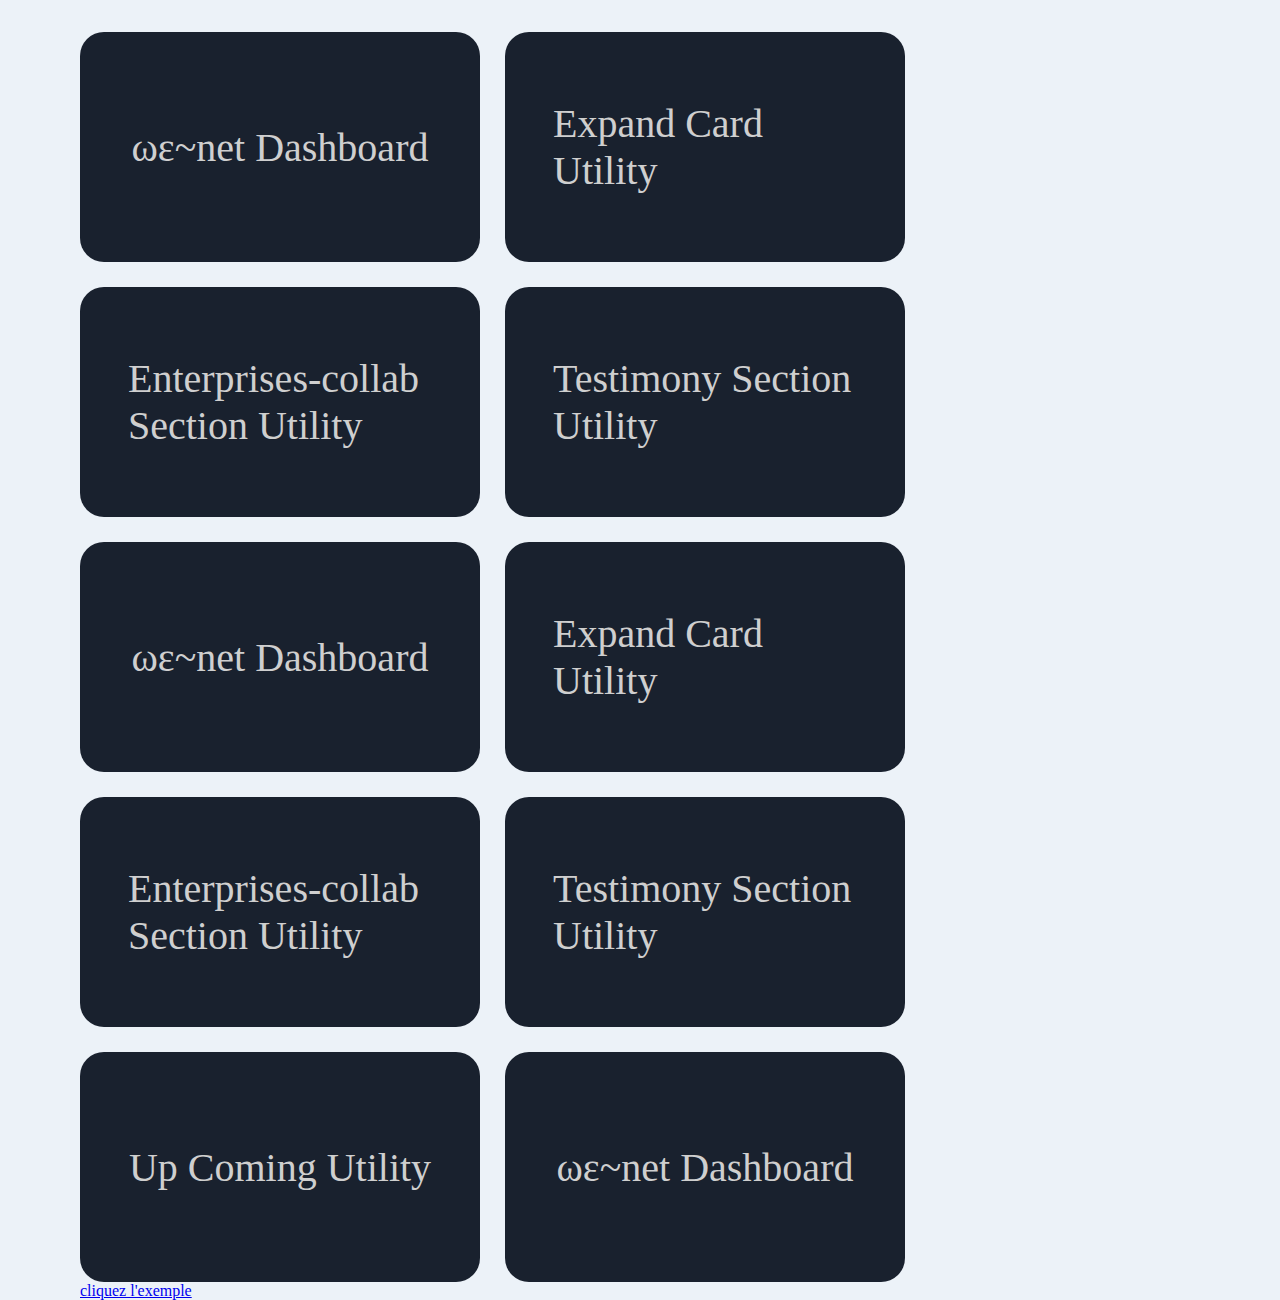
<file: index.html>
<!DOCTYPE html>
<html lang="en">
<head>
    <meta charset="UTF-8">
    <meta http-equiv="X-UA-Compatible" content="IE=edge">
    <meta name="viewport" content="width=device-width, initial-scale=1.0">
    <title>FabFilter Downloads CLONE</title>
    <link rel="stylesheet" href="style.css">
</head>
<body>
    <div class="container">
        <div class="card"><span><a href="./any-dashboard/index.html">ωε~net Dashboard</a></span></div>
        <div class="card"><span><a href="./awesome-auto-expand-card/index.html">Expand Card Utility</a></span></div>
        <div class="card"><span><a href="./enterprises-collab/index.html">Enterprises-collab Section Utility</a></span></div>
        <div class="card"><span><a href="./grid-css-mastery/index.html">Testimony Section Utility</a></span></div>
        <div class="card"><span>ωε~net Dashboard</span></div>
        <div class="card"><span>Expand Card Utility</span></div>
        <div class="card"><span>Enterprises-collab Section Utility</span></div>
        <div class="card"><span>Testimony Section Utility</span></div>
        <div class="card"><span>Up Coming Utility</span></div>
        <div class="card"><span>ωε~net Dashboard</span></div>
    </div>
    <a href="./awesome-auto-expand-card/index.html">cliquez l'exemple</a>
    <script src="main.js"></script>
</body>
</html>
</file>
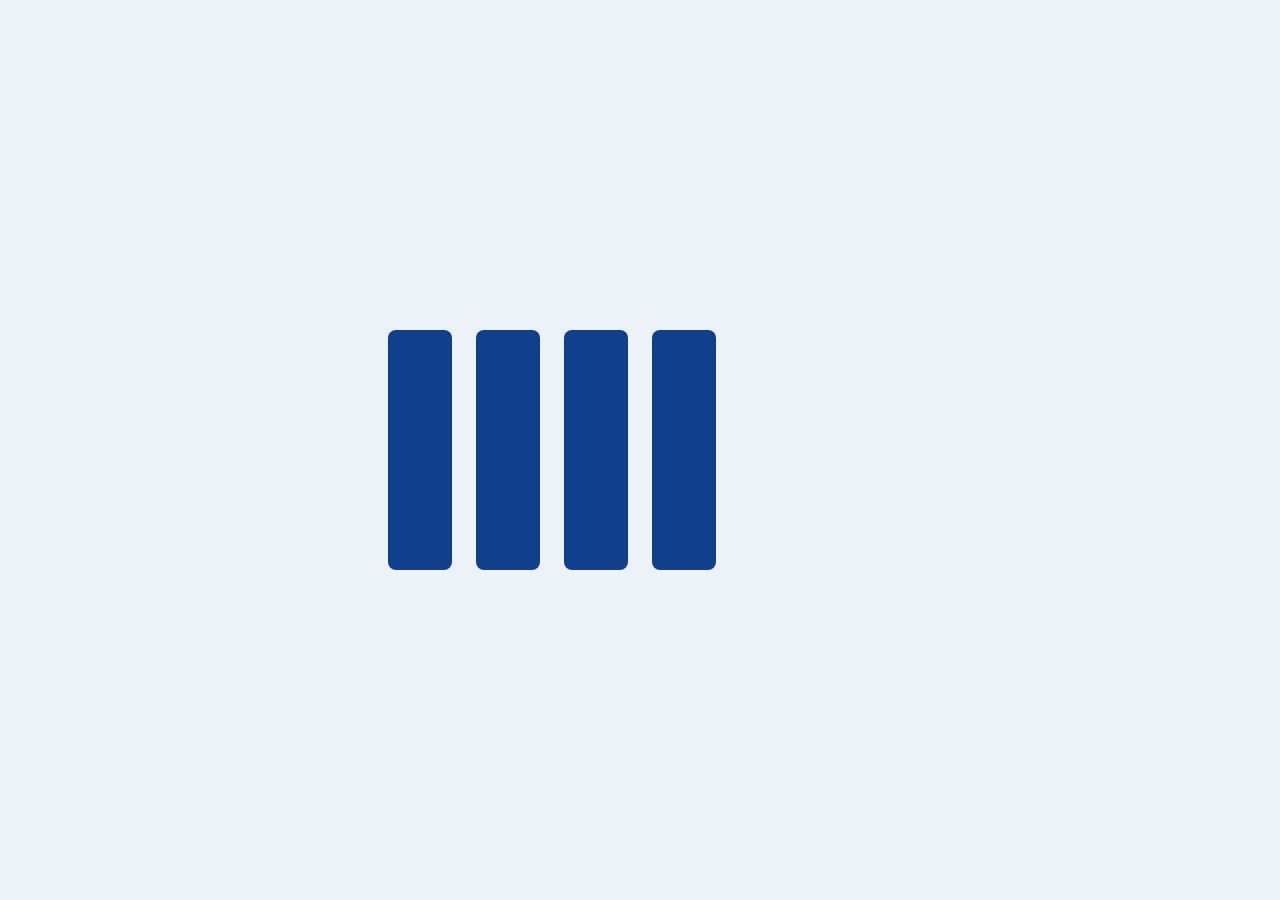
<file: awesome-auto-expand-card/index.html>
<!DOCTYPE html>
<html lang="en">
<head>
    <meta charset="UTF-8">
    <meta http-equiv="X-UA-Compatible" content="IE=edge">
    <meta name="viewport" content="width=device-width, initial-scale=1.0">
    <title>Document</title>
    <link rel="stylesheet" href="style.css">
</head>
<body class="light">
    <div class="container">
        <div class="card"></div>
        <div class="card"></div>
        <div class="card"></div>
        <div class="card"></div>
    </div>
    <script src="script.js"></script>
</body>
</html>
</file>
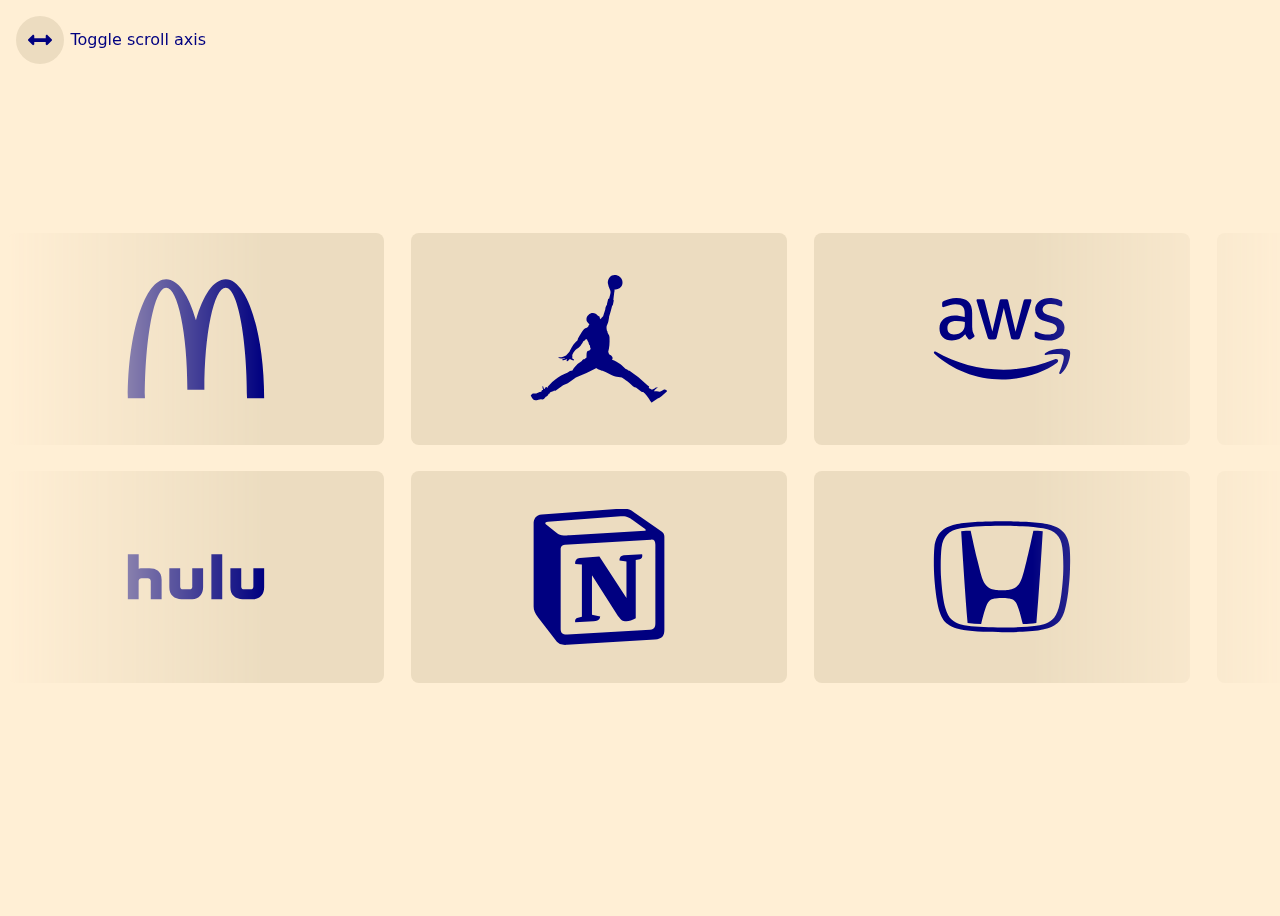
<file: enterprises-collab/index.html>
<!DOCTYPE html>
<html lang="en">
<head>
    <meta charset="UTF-8">
    <meta http-equiv="X-UA-Compatible" content="IE=edge">
    <meta name="viewport" content="width=device-width, initial-scale=1.0">
    <title>Document</title>
    <link rel="stylesheet" href="style.css">
</head>
<body>
    <button class="toggle" id="direction-toggle">
        <span>Toggle scroll axis</span>
        <svg aria-hidden="true" viewBox="0 0 512 512" width="100" title="arrows-alt-h">
            <path
                d="M377.941 169.941V216H134.059v-46.059c0-21.382-25.851-32.09-40.971-16.971L7.029 239.029c-9.373 9.373-9.373 24.568 0 33.941l86.059 86.059c15.119 15.119 40.971 4.411 40.971-16.971V296h243.882v46.059c0 21.382 25.851 32.09 40.971 16.971l86.059-86.059c9.373-9.373 9.373-24.568 0-33.941l-86.059-86.059c-15.119-15.12-40.971-4.412-40.971 16.97z" />
        </svg>
    </button>
    
    <article class="wrapper">
        <div class="marquee">
            <div class="marquee__group">
                <svg>
                    <use xlink:href="#mcdonalds" />
                </svg>
                <svg>
                    <use xlink:href="#jordan" />
                </svg>
                <svg>
                    <use xlink:href="#aws" />
                </svg>
                <svg>
                    <use xlink:href="#spotify" />
                </svg>
                <svg>
                    <use xlink:href="#burger-king" />
                </svg>
                <svg>
                    <use xlink:href="#honda" />
                </svg>
                <svg>
                    <use xlink:href="#notion" />
                </svg>
                <svg>
                    <use xlink:href="#hulu" />
                </svg>
            </div>
    
            <div aria-hidden="true" class="marquee__group">
                <svg>
                    <use xlink:href="#mcdonalds" />
                </svg>
                <svg>
                    <use xlink:href="#jordan" />
                </svg>
                <svg>
                    <use xlink:href="#aws" />
                </svg>
                <svg>
                    <use xlink:href="#spotify" />
                </svg>
                <svg>
                    <use xlink:href="#burger-king" />
                </svg>
                <svg>
                    <use xlink:href="#honda" />
                </svg>
                <svg>
                    <use xlink:href="#notion" />
                </svg>
                <svg>
                    <use xlink:href="#hulu" />
                </svg>
            </div>
        </div>
    
        <div class="marquee marquee--reverse">
            <div class="marquee__group">
                <svg>
                    <use xlink:href="#hulu" />
                </svg>
                <svg>
                    <use xlink:href="#notion" />
                </svg>
                <svg>
                    <use xlink:href="#honda" />
                </svg>
                <svg>
                    <use xlink:href="#burger-king" />
                </svg>
                <svg>
                    <use xlink:href="#spotify" />
                </svg>
                <svg>
                    <use xlink:href="#aws" />
                </svg>
                <svg>
                    <use xlink:href="#jordan" />
                </svg>
                <svg>
                    <use xlink:href="#mcdonalds" />
                </svg>
            </div>
    
            <div aria-hidden="true" class="marquee__group">
                <svg>
                    <use xlink:href="#hulu" />
                </svg>
                <svg>
                    <use xlink:href="#notion" />
                </svg>
                <svg>
                    <use xlink:href="#honda" />
                </svg>
                <svg>
                    <use xlink:href="#burger-king" />
                </svg>
                <svg>
                    <use xlink:href="#spotify" />
                </svg>
                <svg>
                    <use xlink:href="#aws" />
                </svg>
                <svg>
                    <use xlink:href="#jordan" />
                </svg>
                <svg>
                    <use xlink:href="#mcdonalds" />
                </svg>
            </div>
        </div>
    </article>
    
    <svg style="display: none" xmlns="http://www.w3.org/2000/svg">
        <defs>
            <symbol id="mcdonalds" viewBox="0 0 24 24">
                <path
                    d="M17.243 3.006c2.066 0 3.742 8.714 3.742 19.478H24c0-11.588-3.042-20.968-6.766-20.968-2.127 0-4.007 2.81-5.248 7.227-1.241-4.416-3.121-7.227-5.231-7.227C3.031 1.516 0 10.888 0 22.476h3.014c0-10.763 1.658-19.47 3.724-19.47 2.066 0 3.741 8.05 3.741 17.98h2.997c0-9.93 1.684-17.98 3.75-17.98Z" />
            </symbol>
    
            <symbol id="jordan" viewBox="0 0 24 24">
                <path
                    d="M13.55 2.194v-.075c0-.35.113-.663.338-.938.225-.275.512-.412.862-.412s.663.112.938.337.425.525.45.9c.025.375-.088.688-.338.938s-.55.375-.9.375l-.225.075.075.112-.075.413-.15 1.2c.05.05.075.1.075.15l-.15.75c-.05.1-.1.175-.15.225l-.075.3a22.59 22.59 0 01-.45 1.575v.15c-.05.25-.087.45-.112.6-.025.15-.113.4-.263.75-.1.2-.1.525 0 .975l.075.075c0 .15.063.325.188.525s.187.375.187.525c.05 1-.025 1.85-.225 2.55l.15.45c.6.3.775.625.525.975l.375.15c.6.3 1.025.562 1.275.787.25.225.5.463.75.713.2.05.35.125.45.225l.225.075c1.05.7 2.1 1.55 3.15 2.55l.3.225v.075l-.075.15.225.15h.075c.15.1.25.15.3.15h.075c.05 0 .1-.025.15-.075l.15-.075c.1-.1.2-.175.3-.225h.3c.05 0 .05.025 0 .075l-.3.15-.375.45h.525l.525.075c.15-.05.275-.1.375-.15l.375-.225c.15-.05.3 0 .45.15h.075c.05.05.025.125-.075.225l-.9.825c-.25.2-.475.325-.675.375l-.975.675c-.05.05-.1.05-.15 0l-.225-.3-.15-.3-.188-.263-.225-.3-.187-.225-.15-.187-.3-.225c-.1 0-.2-.025-.3-.075l-.975-.75c-.15 0-.325-.075-.525-.225-.75-.65-1.25-1.05-1.5-1.2l-.45-.3-.9-.15c-.3-.05-.7-.2-1.2-.45l-.6-.3c-.4-.2-.675-.3-.825-.3l-.3-.15c-.2-.05-.35-.1-.45-.15l-.15-.15c-.1 0-.2.025-.3.075l-1.5.75-1.875.825c-.5.4-.975.725-1.425.975l-.825.375-1.275.9c-.1.1-.2.1-.3 0l-.15.15c-.15.05-.25.075-.3.075l-.3.15v.15H3.2l-.15.225c-.1.2-.2.312-.3.337-.1.025-.162.063-.187.113a.434.434 0 01-.075.112l-.15.15-.225.15-.338-.037-.45.075-.3.075c-.25.05-.45.012-.6-.113-.15-.125-.275-.312-.375-.562-.1-.15-.05-.275.15-.375l.075-.075c.05-.05.125-.075.225-.075h.45l.6-.225.3-.075c0-.1.025-.175.075-.225.05-.05.125-.075.225-.075v-.075a.666.666 0 01-.075-.3c-.05-.1-.063-.175-.037-.225.025-.05.05-.075.075-.075h.037l.075.225c.05.25.125.325.225.225l.075-.15c.05-.1.125-.15.225-.15l.15.15.15-.15-.075-.075c0-.05.025-.075.075-.075l.3-.3c.25-.3.55-.575.9-.825.7-.55 1.45-.975 2.25-1.275.25-.25.525-.375.825-.375.2-.35.5-.725.9-1.125.35-.25.6-.425.75-.525.1-.2.225-.3.375-.3h.075l.15-.15c.1-.05.175-.1.225-.15v-.375c0-.25.025-.45.075-.6.05-.15.175-.225.375-.225l.3-.3c-.1-.2-.15-.425-.15-.675h-.075c-.1-.15-.15-.3-.15-.45-.15-.25-.25-.45-.3-.6H9.65c-.05.15-.175.25-.375.3l-.075.15c-.2.35-.375.612-.525.787-.15.175-.425.388-.825.638-.25.25-.425.525-.525.825-.05.15-.05.3 0 .45l-.075.15h.075c0 .1.025.15.075.15h.075c.1.05.15.112.15.187s-.075.1-.225.075a.606.606 0 01-.337-.15c-.075-.075-.138-.112-.188-.112l-.225.225c-.1.15-.2.212-.3.187-.1-.025-.125-.062-.075-.112l.075-.075c.05-.1.05-.15 0-.15l-.6.15c-.05.05-.112.05-.187 0s-.063-.1.037-.15l.375-.15c0-.05-.025-.075-.075-.075-.2.1-.4.125-.6.075l-.375-.075-.075-.075c0-.05.025-.075.075-.075.2.05.45.025.75-.075l.525-.225.6-.675.075-.15c.2-.4.413-.763.638-1.088a3.68 3.68 0 01.712-.787l.075-.3c.1-.2.2-.375.3-.525.1-.15.225-.35.375-.6l.225-.3c.2-.3.425-.45.675-.45l.225-.225c.05-.05.075-.125.075-.225l.15-.15-.075-.075c-.3-.25-.45-.475-.45-.675-.05-.35.063-.65.338-.9s.55-.363.825-.338c.275.025.487.113.637.263l.15.15c.05 0 .075.025.075.075l.3.15v.225c.1.1.15.175.15.225.1-.15.25-.325.45-.525l.375-1.2c0-.2.05-.4.15-.6l.15-.225v-.15l.225-.9h.15l.225-.9a.933.933 0 000-.525l-.3-.75-.15-.6z" />
            </symbol>
    
            <symbol id="aws" viewBox="0 0 24 24">
                <path
                    d="M6.763 10.036c0 .296.032.535.088.71.064.176.144.368.256.576.04.063.056.127.056.183 0 .08-.048.16-.152.24l-.503.335a.383.383 0 0 1-.208.072c-.08 0-.16-.04-.239-.112a2.47 2.47 0 0 1-.287-.375 6.18 6.18 0 0 1-.248-.471c-.622.734-1.405 1.101-2.347 1.101-.67 0-1.205-.191-1.596-.574-.391-.384-.59-.894-.59-1.533 0-.678.239-1.23.726-1.644.487-.415 1.133-.623 1.955-.623.272 0 .551.024.846.064.296.04.6.104.918.176v-.583c0-.607-.127-1.03-.375-1.277-.255-.248-.686-.367-1.3-.367-.28 0-.568.031-.863.103-.295.072-.583.16-.862.272a2.287 2.287 0 0 1-.28.104.488.488 0 0 1-.127.023c-.112 0-.168-.08-.168-.247v-.391c0-.128.016-.224.056-.28a.597.597 0 0 1 .224-.167c.279-.144.614-.264 1.005-.36a4.84 4.84 0 0 1 1.246-.151c.95 0 1.644.216 2.091.647.439.43.662 1.085.662 1.963v2.586zm-3.24 1.214c.263 0 .534-.048.822-.144.287-.096.543-.271.758-.51.128-.152.224-.32.272-.512.047-.191.08-.423.08-.694v-.335a6.66 6.66 0 0 0-.735-.136 6.02 6.02 0 0 0-.75-.048c-.535 0-.926.104-1.19.32-.263.215-.39.518-.39.917 0 .375.095.655.295.846.191.2.47.296.838.296zm6.41.862c-.144 0-.24-.024-.304-.08-.064-.048-.12-.16-.168-.311L7.586 5.55a1.398 1.398 0 0 1-.072-.32c0-.128.064-.2.191-.2h.783c.151 0 .255.025.31.08.065.048.113.16.16.312l1.342 5.284 1.245-5.284c.04-.16.088-.264.151-.312a.549.549 0 0 1 .32-.08h.638c.152 0 .256.025.32.08.063.048.12.16.151.312l1.261 5.348 1.381-5.348c.048-.16.104-.264.16-.312a.52.52 0 0 1 .311-.08h.743c.127 0 .2.065.2.2 0 .04-.009.08-.017.128a1.137 1.137 0 0 1-.056.2l-1.923 6.17c-.048.16-.104.263-.168.311a.51.51 0 0 1-.303.08h-.687c-.151 0-.255-.024-.32-.08-.063-.056-.119-.16-.15-.32l-1.238-5.148-1.23 5.14c-.04.16-.087.264-.15.32-.065.056-.177.08-.32.08zm10.256.215c-.415 0-.83-.048-1.229-.143-.399-.096-.71-.2-.918-.32-.128-.071-.215-.151-.247-.223a.563.563 0 0 1-.048-.224v-.407c0-.167.064-.247.183-.247.048 0 .096.008.144.024.048.016.12.048.2.08.271.12.566.215.878.279.319.064.63.096.95.096.502 0 .894-.088 1.165-.264a.86.86 0 0 0 .415-.758.777.777 0 0 0-.215-.559c-.144-.151-.416-.287-.807-.415l-1.157-.36c-.583-.183-1.014-.454-1.277-.813a1.902 1.902 0 0 1-.4-1.158c0-.335.073-.63.216-.886.144-.255.335-.479.575-.654.24-.184.51-.32.83-.415.32-.096.655-.136 1.006-.136.175 0 .359.008.535.032.183.024.35.056.518.088.16.04.312.08.455.127.144.048.256.096.336.144a.69.69 0 0 1 .24.2.43.43 0 0 1 .071.263v.375c0 .168-.064.256-.184.256a.83.83 0 0 1-.303-.096 3.652 3.652 0 0 0-1.532-.311c-.455 0-.815.071-1.062.223-.248.152-.375.383-.375.71 0 .224.08.416.24.567.159.152.454.304.877.44l1.134.358c.574.184.99.44 1.237.767.247.327.367.702.367 1.117 0 .343-.072.655-.207.926-.144.272-.336.511-.583.703-.248.2-.543.343-.886.447-.36.111-.734.167-1.142.167zM21.698 16.207c-2.626 1.94-6.442 2.969-9.722 2.969-4.598 0-8.74-1.7-11.87-4.526-.247-.223-.024-.527.272-.351 3.384 1.963 7.559 3.153 11.877 3.153 2.914 0 6.114-.607 9.06-1.852.439-.2.814.287.383.607zM22.792 14.961c-.336-.43-2.22-.207-3.074-.103-.255.032-.295-.192-.063-.36 1.5-1.053 3.967-.75 4.254-.399.287.36-.08 2.826-1.485 4.007-.215.184-.423.088-.327-.151.32-.79 1.03-2.57.695-2.994z" />
            </symbol>
    
            <symbol id="spotify" viewBox="0 0 24 24">
                <path
                    d="M12 0C5.4 0 0 5.4 0 12s5.4 12 12 12 12-5.4 12-12S18.66 0 12 0zm5.521 17.34c-.24.359-.66.48-1.021.24-2.82-1.74-6.36-2.101-10.561-1.141-.418.122-.779-.179-.899-.539-.12-.421.18-.78.54-.9 4.56-1.021 8.52-.6 11.64 1.32.42.18.479.659.301 1.02zm1.44-3.3c-.301.42-.841.6-1.262.3-3.239-1.98-8.159-2.58-11.939-1.38-.479.12-1.02-.12-1.14-.6-.12-.48.12-1.021.6-1.141C9.6 9.9 15 10.561 18.72 12.84c.361.181.54.78.241 1.2zm.12-3.36C15.24 8.4 8.82 8.16 5.16 9.301c-.6.179-1.2-.181-1.38-.721-.18-.601.18-1.2.72-1.381 4.26-1.26 11.28-1.02 15.721 1.621.539.3.719 1.02.419 1.56-.299.421-1.02.599-1.559.3z" />
            </symbol>
    
            <symbol id="burger-king" viewBox="0 0 24 24">
                <path
                    d="M15.39 12.614c-.72 0-1.11.538-1.11 1.215v1.508c0 .125-.043.182-.12.182-.056 0-.098-.035-.147-.133l-.971-1.885c-.37-.72-.755-.887-1.196-.887-.734 0-1.14.552-1.14 1.243v4.314c0 .678.392 1.215 1.112 1.215.72 0 1.112-.537 1.112-1.215v-1.507c0-.126.042-.182.119-.182.055 0 .097.035.146.133l.972 1.885c.37.719.769.886 1.195.886.735 0 1.14-.551 1.14-1.242v-4.315c0-.677-.391-1.215-1.111-1.215zm-4.02-.405c.364 0 .68-.286.68-.642 0-.238-.099-.412-.224-.572-.203-.266-.385-.496-.476-.74-.02-.056-.007-.105.056-.154.217-.167.469-.537.469-1.124 0-.886-.734-1.389-1.622-1.389h-.79c-.553 0-.819.321-.819.754v3.114c0 .419.245.754.692.754.448 0 .693-.335.693-.754v-.74c0-.09.042-.133.111-.133.084 0 .112.049.126.133.063.356.23.837.42 1.082.237.314.46.411.685.411zm-1.146-2.666h-.098c-.119 0-.175-.07-.175-.161v-.474c0-.09.056-.16.175-.16h.098c.294 0 .385.208.385.39 0 .174-.091.405-.385.405zm-3.761 2.666c1.132 0 1.734-.677 1.734-1.528V8.328c0-.419-.245-.754-.692-.754-.448 0-.693.335-.693.754v2.276c0 .167-.097.363-.35.363-.251 0-.335-.196-.335-.363V8.328c0-.419-.252-.754-.7-.754-.447 0-.691.335-.691.754v2.353c0 .852.594 1.528 1.727 1.528zm12.011-.034c.392 0 .7-.23.7-.65 0-.412-.308-.642-.7-.642h-.63c-.118 0-.174-.07-.174-.16v-.133c0-.091.056-.161.175-.161h.482c.336 0 .602-.202.602-.559 0-.355-.266-.558-.602-.558h-.482c-.12 0-.175-.07-.175-.16V9.04c0-.091.056-.161.175-.161h.629c.392 0 .7-.23.7-.65 0-.411-.308-.642-.7-.642h-1.321c-.553 0-.818.321-.818.754v3.079c0 .432.265.754.818.754h1.321zm2.642 3.127h-.342c-.615 0-1.09.286-1.09.914 0 .573.517.845.901.845.189 0 .322.056.322.202 0 .182-.224.3-.462.3-.79 0-1.328-.537-1.328-1.535 0-1.11.734-1.515 1.3-1.515.692 0 .804.349 1.287.349a.927.927 0 0 0 .936-.915.95.95 0 0 0-.398-.788c-.427-.315-1.07-.545-1.979-.545-1.629 0-3.216 1.026-3.216 3.414 0 2.282 1.587 3.35 3.153 3.35 1.643 0 2.685-1.012 2.685-2.492 0-.935-.587-1.584-1.769-1.584zm-12.43-2.688c-.783 0-1.21.587-1.21 1.32v4.132c0 .734.427 1.32 1.21 1.32.783 0 1.21-.586 1.21-1.32v-4.132c0-.733-.427-1.32-1.21-1.32zm11.494-.405c.447 0 .692-.335.692-.754v-.74c0-.09.042-.132.112-.132.084 0 .111.049.125.133.063.355.231.837.42 1.082.238.314.461.412.685.412.363 0 .678-.286.678-.643 0-.237-.098-.412-.224-.572-.237-.3-.384-.496-.475-.74-.02-.056-.007-.105.056-.153.217-.168.469-.538.469-1.124 0-.887-.735-1.39-1.623-1.39h-.79c-.552 0-.817.321-.817.754v3.114c0 .419.244.753.692.753zm.615-3.301c0-.09.056-.161.175-.161h.098c.293 0 .384.21.384.391 0 .175-.09.405-.384.405h-.098c-.12 0-.175-.07-.175-.16zm-18.87 3.267h.986c.93 0 1.496-.622 1.496-1.397 0-.621-.37-.907-.454-.977-.035-.028-.07-.056-.07-.084 0-.035.021-.048.056-.09.133-.154.266-.398.266-.754 0-.838-.567-1.285-1.448-1.285h-.832c-.552 0-.817.321-.817.754v3.079c0 .433.265.754.817.754zm.413-3.386c0-.09.056-.16.175-.16h.09c.301 0 .392.209.392.39 0 .168-.09.405-.391.405h-.091c-.12 0-.175-.07-.175-.16zm0 1.634c0-.091.056-.161.175-.161h.126c.335 0 .433.223.433.426 0 .181-.098.44-.433.44h-.126c-.12 0-.175-.07-.175-.161zm11.878 1.794c1.098 0 1.79-.699 1.79-1.718 0-.649-.391-1.096-1.174-1.096h-.224c-.413 0-.734.196-.734.636 0 .39.342.58.601.58.133 0 .217.041.217.139 0 .125-.147.21-.315.21-.524 0-.88-.37-.88-1.062 0-.768.489-1.047.866-1.047.462 0 .539.238.86.238.37 0 .623-.308.623-.629a.669.669 0 0 0-.266-.544c-.294-.217-.706-.377-1.321-.377-1.084 0-2.14.712-2.14 2.36 0 1.576 1.056 2.31 2.097 2.31zm-8.718 3.762a.354.354 0 0 1-.07-.188c0-.077.042-.133.126-.21.196-.181.678-.635.944-1.047.202-.314.286-.6.286-.837 0-.607-.552-1.082-1.153-1.082-.385 0-.748.216-.993.614-.329.53-.72 1.145-.972 1.39-.063.062-.098.076-.146.076-.084 0-.12-.056-.12-.146v-.699c0-.684-.405-1.235-1.139-1.235-.74 0-1.14.551-1.14 1.235v4.3c0 .685.399 1.237 1.14 1.237.734 0 1.14-.552 1.14-1.236v-.991c0-.084.035-.147.119-.147.111 0 .14.112.167.168.161.384.63 1.2 1.063 1.682.294.32.657.524 1.042.524.65 0 1.196-.566 1.196-1.173 0-.377-.161-.657-.469-.991-.392-.427-.853-.986-1.021-1.244zm15.751 6.702C19.432 23.707 16.313 24 12 24c-4.313 0-7.432-.293-9.25-1.32-1.09-.614-1.642-1.451-1.642-2.052 0-.342.181-.537.587-.537h20.61c.406 0 .587.195.587.537 0 .6-.552 1.438-1.643 2.053zm1.056-15.917H1.695c-.406 0-.587-.209-.587-.586C1.108 3.944 4.47 0 12 0c7.46 0 10.892 3.944 10.892 6.178 0 .377-.181.586-.587.586Z" />
            </symbol>
    
            <symbol id="honda" viewBox="0 0 24 24">
                <path
                    d="M23.902 6.87c-.33-3.218-2.47-3.895-4.354-4.204-.946-.16-2.63-.3-3.716-.34-.946-.06-3.168-.09-3.835-.09-.657 0-2.89.03-3.835.09-1.076.04-2.77.18-3.716.34C2.563 2.985.42 3.66.092 6.87c-.08.877-.1 2.023-.09 3.248.03 2.031.2 3.406.3 4.363.07.657.338 2.62.687 3.636.478 1.395.916 1.803 1.424 2.222.937.757 2.471.996 2.79 1.056 1.733.31 5.24.368 6.784.368 1.544 0 5.05-.05 6.784-.368.329-.06 1.863-.29 2.79-1.056.508-.419.946-.827 1.424-2.222.35-1.016.628-2.979.698-3.636.1-.957.279-2.332.299-4.363.04-1.225.01-2.371-.08-3.248m-1.176 5.4c-.19 2.57-.418 4.104-.747 5.22-.29.976-.637 1.623-1.165 2.092-.867.787-2.063.956-2.76 1.056-1.514.23-4.055.3-6.057.3-2.002 0-4.543-.08-6.057-.3-.697-.1-1.893-.269-2.76-1.056-.518-.469-.876-1.126-1.155-2.093-.329-1.105-.558-2.65-.747-5.22-.11-1.543-.09-4.054.08-5.4.258-2.011 1.255-3.018 3.387-3.396.996-.18 2.34-.31 3.606-.37 1.016-.07 2.7-.1 3.636-.09.936-.01 2.62.03 3.636.09 1.275.06 2.61.19 3.606.37 2.142.378 3.139 1.395 3.388 3.397.199 1.345.229 3.856.11 5.4m-5.202-8.39c-.548 2.462-.767 3.588-1.216 5.37-.428 1.715-.767 3.298-1.335 4.065-.587.777-1.365.947-1.893 1.006-.279.03-.478.04-1.066.05-.596 0-.796-.02-1.075-.05-.528-.06-1.315-.229-1.892-1.006-.578-.767-.907-2.35-1.335-4.064-.47-1.773-.678-2.91-1.236-5.37 0 0-.548.02-.797.04-.329.02-.588.05-.867.09.343 5.372.692 11.079 1.126 16.13a21.983 21.983 0 002.39.169c.33-1.266.748-3.02 1.207-3.767.378-.608.966-.677 1.295-.717.518-.07.956-.08 1.165-.08.2-.01.637 0 1.165.08.33.05.917.11 1.295.717.47.747.877 2.5 1.206 3.766 0 0 .358-.01 1.165-.05.41-.018.82-.058 1.226-.12.458-5.39.785-10.728 1.126-16.128-.28-.04-.538-.07-.867-.09-.23-.02-.787-.04-.787-.04z" />
            </symbol>
    
            <symbol id="notion" viewBox="0 0 24 24">
                <path
                    d="M4.459 4.208c.746.606 1.026.56 2.428.466l13.215-.793c.28 0 .047-.28-.046-.326L17.86 1.968c-.42-.326-.981-.7-2.055-.607L3.01 2.295c-.466.046-.56.28-.374.466zm.793 3.08v13.904c0 .747.373 1.027 1.214.98l14.523-.84c.841-.046.935-.56.935-1.167V6.354c0-.606-.233-.933-.748-.887l-15.177.887c-.56.047-.747.327-.747.933zm14.337.745c.093.42 0 .84-.42.888l-.7.14v10.264c-.608.327-1.168.514-1.635.514-.748 0-.935-.234-1.495-.933l-4.577-7.186v6.952L12.21 19s0 .84-1.168.84l-3.222.186c-.093-.186 0-.653.327-.746l.84-.233V9.854L7.822 9.76c-.094-.42.14-1.026.793-1.073l3.456-.233 4.764 7.279v-6.44l-1.215-.139c-.093-.514.28-.887.747-.933zM1.936 1.035l13.31-.98c1.634-.14 2.055-.047 3.082.7l4.249 2.986c.7.513.934.653.934 1.213v16.378c0 1.026-.373 1.634-1.68 1.726l-15.458.934c-.98.047-1.448-.093-1.962-.747l-3.129-4.06c-.56-.747-.793-1.306-.793-1.96V2.667c0-.839.374-1.54 1.447-1.632z" />
            </symbol>
    
            <symbol id="hulu" viewBox="0 0 24 24">
                <path
                    d="M14.707 15.957h1.912V8.043h-1.912zm-3.357-2.256a.517.517 0 01-.512.511H9.727a.517.517 0 01-.512-.511v-3.19H7.303v3.345c0 1.368.879 2.09 2.168 2.09h1.868c1.189 0 1.912-.856 1.912-2.09V10.51h-1.912c.01 0 .01 3.09.01 3.19zm10.75-3.19v3.19a.517.517 0 01-.512.511h-1.112a.517.517 0 01-.511-.511v-3.19h-1.912v3.345c0 1.368.878 2.09 2.167 2.09h1.868c1.19 0 1.912-.856 1.912-2.09V10.51zm-18.32 0H2.557c-.434 0-.645.11-.645.11V8.044H0v7.903h1.9v-3.179c0-.278.234-.511.512-.511h1.112c.278 0 .511.233.511.511v3.19h1.912v-3.446c0-1.445-.967-2-2.167-2Z" />
            </symbol>
        </defs>
    </svg>
    <script src="main.js"></script>
</body>
</html>
</file>
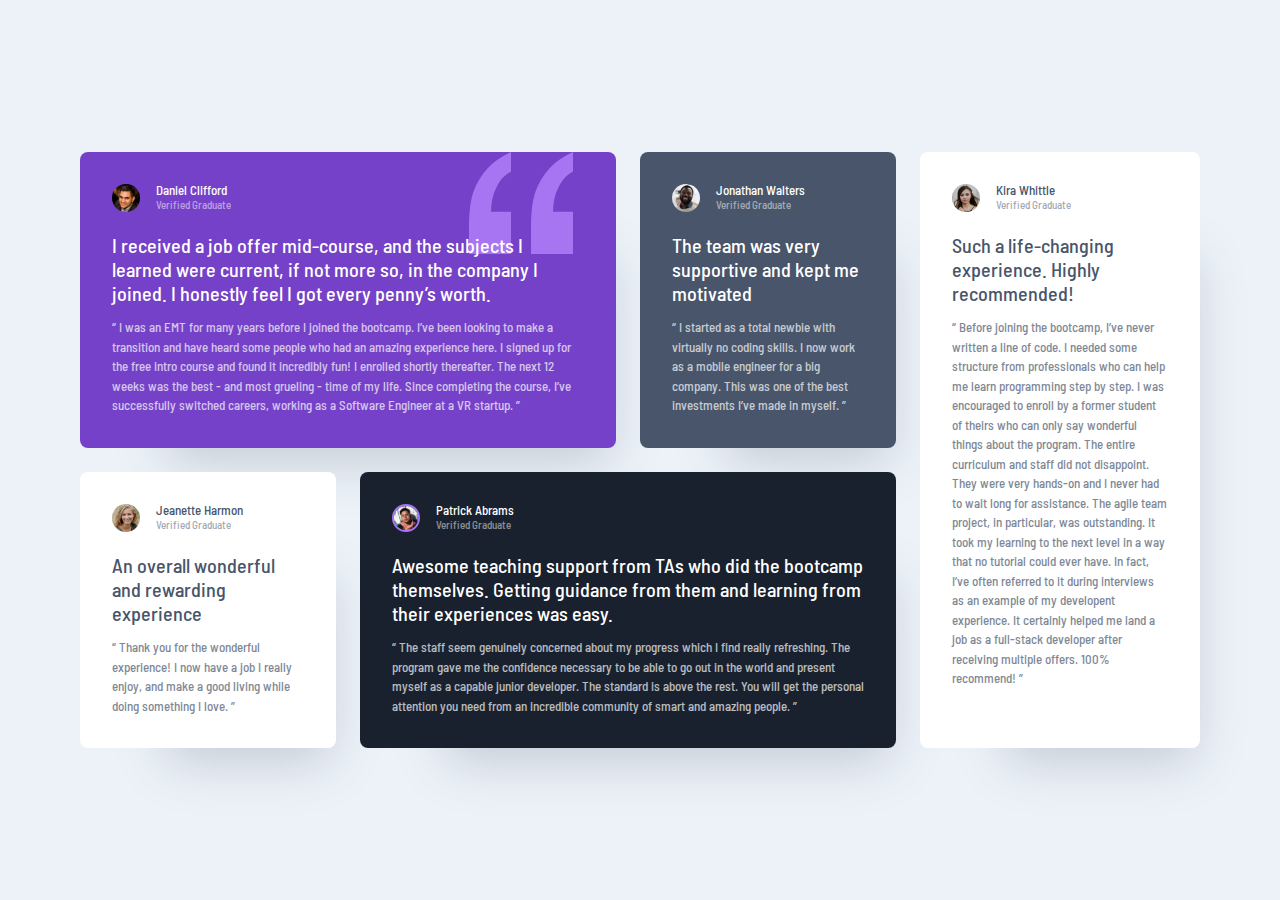
<file: grid-css-mastery/index.html>
<!DOCTYPE html>
<html lang="en">

<head>
  <meta charset="UTF-8">
  <meta http-equiv="X-UA-Compatible" content="IE=edge">
  <meta name="viewport" content="width=device-width, initial-scale=1.0">
  <!-- Google font -->
  <link rel="preconnect" href="https://fonts.googleapis.com">
  <link rel="preconnect" href="https://fonts.gstatic.com" crossorigin>
  <link href="https://fonts.googleapis.com/css2?family=Barlow+Semi+Condensed:wght@500;600&display=swap"
    rel="stylesheet">
  <!-- my css -->
  <link rel="stylesheet" href="style-start.css">
  <title>FEM grid</title>
</head>

<body>
  <main class="testimonial-grid">
    <article class="testimonial grid-col-span-2 flow bg-primary-400 quote text-neutral-100">
      <div class="flex">
        <div>
          <img  src="./images/image-daniel.jpg" alt="daniel clifford">
        </div>
        <div>
          <h2 class="name">Daniel Clifford</h2>
          <p class="position">Verified Graduate</p>
        </div>
      </div>
      <p>
        I received a job offer mid-course, and the subjects I learned were current, if not more so,
        in the company I joined. I honestly feel I got every penny’s worth.
      </p>
      <p>
        “ I was an EMT for many years before I joined the bootcamp. I’ve been looking to make a
        transition and have heard some people who had an amazing experience here. I signed up
        for the free intro course and found it incredibly fun! I enrolled shortly thereafter.
        The next 12 weeks was the best - and most grueling - time of my life. Since completing
        the course, I’ve successfully switched careers, working as a Software Engineer at a VR startup. ”
      </p>
    </article>
    <article class="testimonial flow bg-secondary-400 text-neutral-100">
      <div class="flex">
        <div>
          <img src="./images/image-jonathan.jpg" alt="Jonathan Walters">
        </div>
        <div>
          <h2 class="name">Jonathan Walters</h2>
          <p class="position">Verified Graduate</p>
        </div>
      </div>
      <p>
        The team was very supportive and kept me motivated
      </p>
      <p>
        “ I started as a total newbie with virtually no coding skills. I now work as a mobile engineer
        for a big company. This was one of the best investments I’ve made in myself. ”
      </p>
    </article>
    <article class="testimonial flow bg-neutral-100 text-secondary-400">
      <div class="flex">
        <div>
          <img src="./images/image-jeanette.jpg" alt="Jeanette Harmon">
        </div>
        <div>
          <h2 class="name">Jeanette Harmon</h2>
          <p class="position">Verified Graduate</p>
        </div>
      </div>
      <p>
        An overall wonderful and rewarding experience</p>
      <p>
        “ Thank you for the wonderful experience! I now have a job I really enjoy, and make a good living
        while doing something I love. ”
      </p>
    </article>
    <article class="testimonial grid-col-span-2 flow bg-secondary-500 text-neutral-100">
      <div class="flex">
        <div>
          <img class="border-primary-400" src="./images/image-patrick.jpg" alt="Patrick Abrams">
        </div>
        <div>
          <h2 class="name">Patrick Abrams</h2>
          <p class="position">Verified Graduate</p>
        </div>
      </div>
      <p>
        Awesome teaching support from TAs who did the bootcamp themselves. Getting guidance from them and
        learning from their experiences was easy.
      </p>
      <p>
        “ The staff seem genuinely concerned about my progress which I find really refreshing. The program
        gave me the confidence necessary to be able to go out in the world and present myself as a capable
        junior developer. The standard is above the rest. You will get the personal attention you need from
        an incredible community of smart and amazing people. ”
      </p>
    </article>
    <article class="testimonial flow bg-neutral-100 text-secondary-400">
      <div class="flex">
        <div>
          <img src="./images/image-kira.jpg" alt="Kira Whittle">
        </div>
        <div>
          <h2 class="name">Kira Whittle</h2>
          <p class="position">Verified Graduate</p>
        </div>
      </div>
      <p>
        Such a life-changing experience. Highly recommended!
      </p>
      <p>
        “ Before joining the bootcamp, I’ve never written a line of code. I needed some structure from
        professionals who can help me learn programming step by step. I was encouraged to enroll by a former
        student of theirs who can only say wonderful things about the program. The entire curriculum and staff
        did not disappoint. They were very hands-on and I never had to wait long for assistance. The agile team
        project, in particular, was outstanding. It took my learning to the next level in a way that no tutorial
        could ever have. In fact, I’ve often referred to it during interviews as an example of my developent
        experience. It certainly helped me land a job as a full-stack developer after receiving multiple offers.
        100% recommend! ”
      </p>
    </article>
  </main>




</body>

</html>
</file>
<file: style.css>
* {
  -webkit-box-sizing: border-box;
          box-sizing: border-box;
  margin: 0;
  padding: 0;
}

body {
  background-color: #ecf2f8;
  padding: 2rem 5rem;
  width: 100vw;
  height: 100vh;
  min-height: 100vh;
  overflow-x: hidden;
}

.container {
  width: 100%;
  display: -webkit-box;
  display: -ms-flexbox;
  display: flex;
  -webkit-box-orient: horizontal;
  -webkit-box-direction: normal;
      -ms-flex-flow: row wrap;
          flex-flow: row wrap;
  -webkit-box-align: center;
      -ms-flex-align: center;
          align-items: center;
  -webkit-box-pack: start;
      -ms-flex-pack: start;
          justify-content: flex-start;
  gap: 25px;
}

.container .card {
  display: -webkit-box;
  display: -ms-flexbox;
  display: flex;
  -webkit-box-align: center;
      -ms-flex-align: center;
          align-items: center;
  -webkit-box-pack: center;
      -ms-flex-pack: center;
          justify-content: center;
  width: 400px;
  height: 230px;
  background-color: #19212e;
  border-radius: 1.5rem;
}

.container .card.selected {
  width: 100%;
  height: 600px;
  border: none;
  border-radius: .5rem;
  color: #e62828;
  font-size: 1.5rem;
  -webkit-box-orient: vertical;
  -webkit-box-direction: normal;
      -ms-flex-direction: column;
          flex-direction: column;
}

.container .card span {
  margin: .5rem 3rem;
  font-size: 2.5rem;
  color: #cfcfcf;
}

.container .card span a, .container .card span a:visited, .container .card span a:active {
  list-style: none;
  display: contents;
  color: inherit;
}

.container .card span:hover {
  cursor: pointer;
  border-radius: .75rem;
  padding: .5rem 1rem;
  background-color: #4f5b72;
}
/*# sourceMappingURL=style.css.map */
</file>
<file: awesome-auto-expand-card/style.css>
:root {
  --clr-primary-400: 263 55% 52%;
  --clr-secondary-400: 217 19% 35%;
  --clr-secondary-500: 219 29% 14%;
  --clr-neutral-100: 0 0% 100%;
  --clr-neutral-200: 210 46% 95%;
  --clr-neutral-300: 0 0% 81%;
  --ff-primary: "Barlow Semi Condensed", sans-serif;
  --fw-400: 500;
  --fw-700: 600;
  --fs-300: 0.6875rem;
  --fs-400: 0.8125rem;
  --fs-500: 1.25rem;
}

.light {
  --bgMain: #ecf2f8;
}

.dark {
  --bgMain: #19212e;
}

/* Box sizing rules */
*,
*::before,
*::after {
  -webkit-box-sizing: border-box;
          box-sizing: border-box;
  -webkit-transition: all .8s ease-in;
  transition: all .8s ease-in;
}

/* Remove default margin */
body,
h1,
h2,
h3,
h4,
p,
figure,
blockquote,
dl,
dd {
  margin: 0;
}

/* Remove list styles on ul, ol elements with a list role, which suggests default styling will be removed */
ul[role="list"],
ol[role="list"] {
  list-style: none;
}

/* Set core root defaults */
html:focus-within {
  scroll-behavior: smooth;
}

/* Set core body defaults */
body {
  min-height: 100vh;
  text-rendering: optimizeSpeed;
  line-height: 1.5;
}

/* A elements that don't have a class get default styles */
a:not([class]) {
  text-decoration-skip-ink: auto;
}

/* Make images easier to work with */
img,
picture {
  max-width: 100%;
  display: block;
}

/* Inherit fonts for inputs and buttons */
input,
button,
textarea,
select {
  font: inherit;
}

/* Remove all animations, transitions and smooth scroll for people that prefer not to see them */
@media (prefers-reduced-motion: reduce) {
  html:focus-within {
    scroll-behavior: auto;
  }
  *,
  *::before,
  *::after {
    -webkit-animation-duration: 0.01ms !important;
            animation-duration: 0.01ms !important;
    -webkit-animation-iteration-count: 1 !important;
            animation-iteration-count: 1 !important;
    -webkit-transition-duration: 0.01ms !important;
            transition-duration: 0.01ms !important;
    scroll-behavior: auto !important;
  }
}

body {
  min-width: 100vw;
  display: -ms-grid;
  display: grid;
  place-content: center;
  min-height: 100vh;
  font-family: var(--ff-primary);
  font-weight: var(--fw-400);
  background-color: var(--bgMain);
}

h1,
h2,
h3 {
  font-weight: var(--fw-700);
}

.container {
  position: relative;
  display: -ms-grid;
  display: grid;
  gap: 1.5rem;
  -ms-grid-rows: 1fr;
      grid-template-rows: 1fr;
  -ms-grid-columns: (1fr)[6];
      grid-template-columns: repeat(6, 1fr);
}

.grid-span {
  grid-column: span 3;
  -webkit-transition: grid-column 2s;
  transition: grid-column 2s;
  transition: grid-column 2s, -ms-grid-column 2s;
}

.card {
  background-color: #103f8b;
  padding: 7.5rem 2rem;
  border-radius: 0.5rem;
}

@media (max-width: 40rem) {
  .container {
    display: -ms-grid;
    display: grid;
    gap: 1.5rem;
    -ms-grid-rows: (1fr)[6];
        grid-template-rows: repeat(6, 1fr);
    -ms-grid-columns: 1fr;
        grid-template-columns: 1fr;
    width: 90vw;
    margin: 2rem auto;
  }
  .container .grid-span {
    grid-row: span 3;
    -ms-grid-column: 1;
    -ms-grid-column-span: 1;
    grid-column: 1/2;
  }
}
/*# sourceMappingURL=style.css.map */
</file>
<file: enterprises-collab/style.css>
:root {
  --color-text: navy;
  --color-bg: papayawhip;
  --color-bg-accent: #ecdcc0;
  --size: clamp(10rem, 1rem + 40vmin, 30rem);
  --gap: calc(var(--size) / 14);
  --duration: 60s;
  --scroll-start: 0;
  --scroll-end: calc(-100% - var(--gap));
}

@media (prefers-color-scheme: dark) {
  :root {
    --color-text: papayawhip;
    --color-bg: navy;
    --color-bg-accent: #2626a0;
  }
}

* {
  box-sizing: border-box;
}

body {
  display: grid;
  align-content: center;
  overflow: hidden;
  gap: var(--gap);
  width: 100%;
  min-height: 100vh;
  font-family: system-ui, sans-serif;
  font-size: 1rem;
  line-height: 1.5;
  color: var(--color-text);
  background-color: var(--color-bg);
}

.marquee {
  display: flex;
  overflow: hidden;
  user-select: none;
  gap: var(--gap);
  mask-image: linear-gradient(
    var(--mask-direction, to right),
    hsl(0 0% 0% / 0),
    hsl(0 0% 0% / 1) 20%,
    hsl(0 0% 0% / 1) 80%,
    hsl(0 0% 0% / 0)
  );
}

.marquee__group {
  flex-shrink: 0;
  display: flex;
  align-items: center;
  justify-content: space-around;
  gap: var(--gap);
  min-width: 100%;
  animation: scroll-x var(--duration) linear infinite;
}

@media (prefers-reduced-motion: reduce) {
  .marquee__group {
    animation-play-state: paused;
  }
}

.marquee--vertical {
  --mask-direction: to bottom;
}

.marquee--vertical,
.marquee--vertical .marquee__group {
  flex-direction: column;
}

.marquee--vertical .marquee__group {
  animation-name: scroll-y;
}

.marquee--reverse .marquee__group {
  animation-direction: reverse;
  animation-delay: -3s;
}

@keyframes scroll-x {
  from {
    transform: translateX(var(--scroll-start));
  }
  to {
    transform: translateX(var(--scroll-end));
  }
}

@keyframes scroll-y {
  from {
    transform: translateY(var(--scroll-start));
  }
  to {
    transform: translateY(var(--scroll-end));
  }
}

/* Element styles */
.marquee svg {
  display: grid;
  place-items: center;
  width: var(--size);
  fill: var(--color-text);
  background: var(--color-bg-accent);
  aspect-ratio: 16/9;
  padding: calc(var(--size) / 10);
  border-radius: 0.5rem;
}

.marquee--vertical svg {
  aspect-ratio: 1;
  width: calc(var(--size) / 1.5);
  padding: calc(var(--size) / 6);
}

/* Parent wrapper */
.wrapper {
  display: flex;
  flex-direction: column;
  gap: var(--gap);
  margin: auto;
  max-width: 100vw;
}

.wrapper--vertical {
  flex-direction: row;
  height: 100vh;
}

/* Toggle direction button */
.toggle {
  --size: 3rem;
  position: relative;
  position: fixed;
  top: 1rem;
  left: 1rem;
  width: var(--size);
  height: var(--size);
  font: inherit;
  text-align: center;
  cursor: pointer;
  outline: none;
  border: none;
  border-radius: 50%;
  color: inherit;
  background-color: var(--color-bg-accent);
  z-index: 1;
}

.toggle:focus-visible {
  box-shadow: 0 0 0 2px var(--color-text);
}

.toggle span {
  position: absolute;
  display: inline-block;
  top: 50%;
  left: calc(100% + 0.4em);
  width: fit-content;
  white-space: nowrap;
  transform: translateY(-50%);
  animation: fade 400ms 4s ease-out forwards;
  user-select: none;
}

.toggle svg {
  --size: 1.5rem;
  position: absolute;
  top: 50%;
  left: 50%;
  width: var(--size);
  height: var(--size);
  fill: currentcolor;
  transform: translate(-50%, -50%);
  transition: transform 300ms cubic-bezier(0.25, 1, 0.5, 1);
}

.toggle--vertical svg {
  transform: translate(-50%, -50%) rotate(-90deg);
}

@keyframes fade {
  to {
    opacity: 0;
    visibility: hidden;
  }
}
</file>
<file: grid-css-mastery/style-start.css>
:root {
  --clr-primary-400: 263 55% 52%;
  --clr-secondary-400: 217 19% 35%;
  --clr-secondary-500: 219 29% 14%;
  --clr-neutral-100: 0 0% 100%;
  --clr-neutral-200: 210 46% 95%;
  --clr-neutral-300: 0 0% 81%;

  --ff-primary: "Barlow Semi Condensed", sans-serif;

  --fw-400: 500;
  --fw-700: 600;

  --fs-300: 0.6875rem;
  --fs-400: 0.8125rem;
  --fs-500: 1.25rem;
}

/* Box sizing rules */
*,
*::before,
*::after {
  box-sizing: border-box;
}

/* Remove default margin */
body,
h1,
h2,
h3,
h4,
p,
figure,
blockquote,
dl,
dd {
  margin: 0;
}

/* Remove list styles on ul, ol elements with a list role, which suggests default styling will be removed */
ul[role="list"],
ol[role="list"] {
  list-style: none;
}

/* Set core root defaults */
html:focus-within {
  scroll-behavior: smooth;
}

/* Set core body defaults */
body {
  min-height: 100vh;
  text-rendering: optimizeSpeed;
  line-height: 1.5;
}

/* A elements that don't have a class get default styles */
a:not([class]) {
  text-decoration-skip-ink: auto;
}

/* Make images easier to work with */
img,
picture {
  max-width: 100%;
  display: block;
}

/* Inherit fonts for inputs and buttons */
input,
button,
textarea,
select {
  font: inherit;
}

/* Remove all animations, transitions and smooth scroll for people that prefer not to see them */
@media (prefers-reduced-motion: reduce) {
  html:focus-within {
    scroll-behavior: auto;
  }

  *,
  *::before,
  *::after {
    animation-duration: 0.01ms !important;
    animation-iteration-count: 1 !important;
    transition-duration: 0.01ms !important;
    scroll-behavior: auto !important;
  }
}

body {
  min-width: 100vw;
  display: grid;
  place-content: center;
  min-height: 100vh;

  font-family: var(--ff-primary);
  font-weight: var(--fw-400);

  background-color: hsl(var(--clr-neutral-200));
}

h1,
h2,
h3 {
  font-weight: var(--fw-700);
}

/* utilities */
.flex {
  display: flex;
  gap: var(--gap, 1rem);
}

.flow > *:where(:not(:first-child)) {
  margin-top: var(--flow-spacer, 1em);
}

.bg-primary-400 {
  background: hsl(var(--clr-primary-400));
}
.bg-secondary-400 {
  background: hsl(var(--clr-secondary-400));
}
.bg-secondary-500 {
  background: hsl(var(--clr-secondary-500));
}

.bg-neutral-100 {
  background: hsl(var(--clr-neutral-100));
}

.text-neutral-100 {
  color: hsl(var(--clr-neutral-100));
}
.text-secondary-400 {
  color: hsl(var(--clr-secondary-400));
}
.border-primary-400 {
  border: 2px solid #a775f1;
}

/* VRAIMENT UTILE POUR LES ACTIONS D'EXPANSION AUTOMATIQUE */


/* components */
.testimonial-grid {
  display: grid;
  gap: 1.5rem;
  

  padding-block: 2rem;
  width: min(95%, 70rem);
  margin-inline: auto;
}

.testimonial {
  font-size: var(--fs-400);
  padding: 2rem;
  border-radius: 0.5rem;
  box-shadow: 2.5rem 3.75rem 3rem -3rem hsl(var(--clr-secondary-400) / 0.25);
}

/* POSITION DE LA DERNIERE CARD */


.testimonial.quote {
  background-image: url("./images/bg-pattern-quotation.svg");
  background-repeat: no-repeat;
  background-position: top right 10%;
}

.testimonial img {
  width: 1.75rem;
  aspect-ratio: 1;
  border-radius: 50%;
}

.testimonial .name {
  font-size: var(--fs-400);
  font-weight: var(--fw-400);
  line-height: 1;
}

.testimonial .position {
  font-size: var(--fs-300);
  opacity: 0.5;
}

.testimonial > p:first-of-type {
  font-size: var(--fs-500);
  line-height: 1.2;
}

.testimonial > p:last-of-type {
  opacity: 0.7;
}

@media (min-width: 35rem) {
  .grid-col-span-2 {
    grid-column: span 2;
  }

  .testimonial-grid {
    grid-template-columns: repeat(2, 1fr);
  }

  .testimonial:last-child {
    grid-column: 1/ span 2;
  }
}

@media (min-width: 55em) {

  .testimonial-grid {
    grid-template-columns: repeat(3, 1fr);
  }

  .testimonial:last-child {
    grid-column: 1/ span 2;
  }
}

@media (min-width: 1080px) {
  .grid-col-span-2 {
    grid-column: span 2;
  }

  .testimonial-grid {
    grid-template-columns: repeat(4, 1fr);
  }

  .testimonial:last-child {
    grid-column-start: 4;
    /* grid-row-start: 1; */
    /* grid-row-end: 3; */
    /* grid-row: 1 / 3; */
    /* grid-row-start: 1; */
    /* grid-row-end: span 2; */
    grid-row: 1 / span 2;
  }
}
@media (min-width: 1920px) {
  .grid-col-span-2 {
    grid-column: span 2;
  }

  .testimonial-grid {
    width: 90vw !important;
    grid-template-columns: repeat(8, 1fr);
    font-size: 20px;
  }

  .testimonial:last-child {
    grid-column: 7/ span 2;
  }
}
</file>
